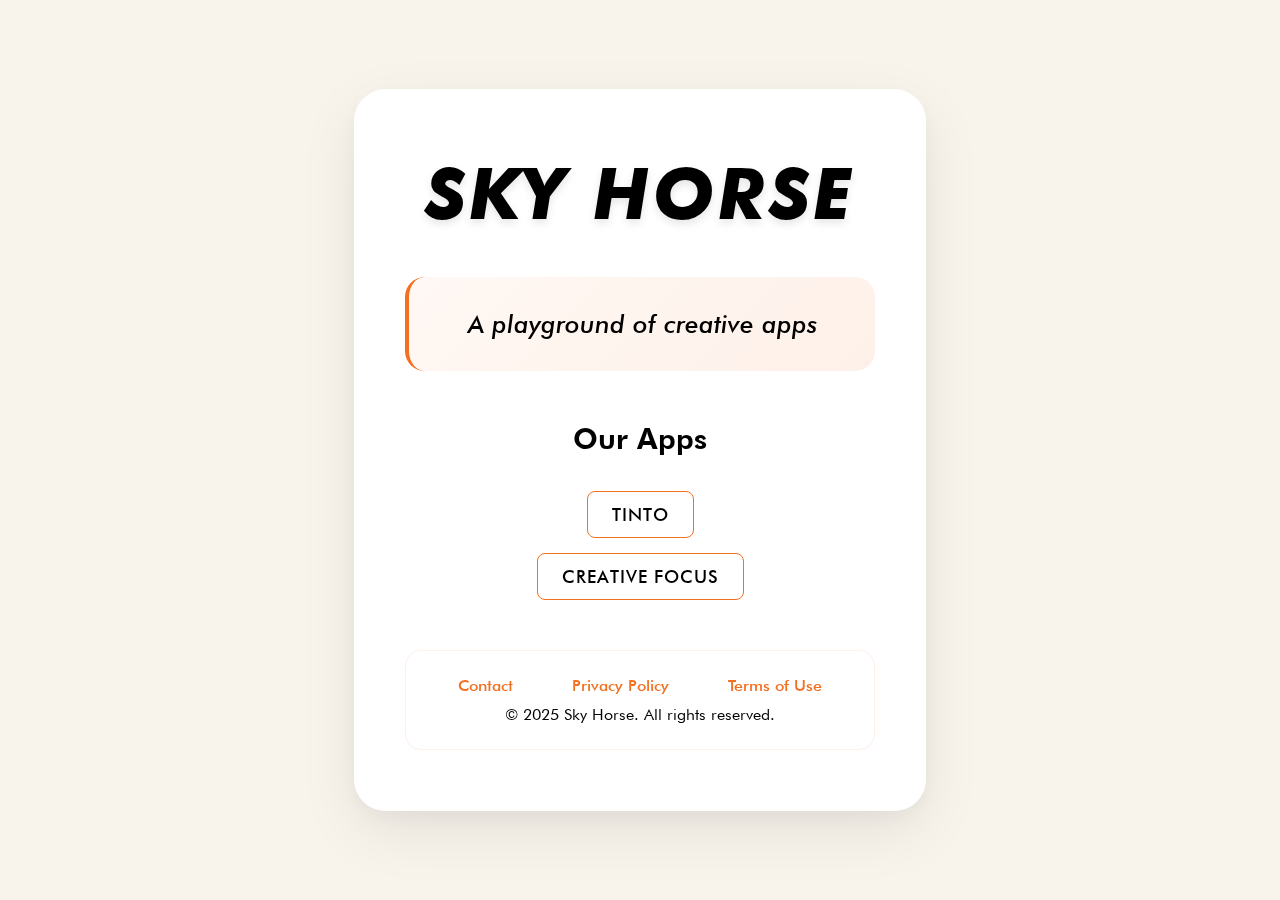
<file: index.html>
<!DOCTYPE html>
<html lang="en">
<head>
    <meta charset="UTF-8">
    <meta name="viewport" content="width=device-width, initial-scale=1.0">
    <title>Sky Horse</title>
    <link rel="preconnect" href="https://fonts.googleapis.com">
    <link rel="preconnect" href="https://fonts.gstatic.com" crossorigin>
    <link rel="stylesheet" href="styles.css">
</head>
<body>
    <div class="container">
        <div class="logo">SKY HORSE</div>
        <div class="intro">
            A playground of creative apps
        </div>
        <div class="apps">
            <h3 class="apps-title">Our Apps</h3>
            <a href="https://tinto.life" target="_blank" class="app-link">Tinto</a>
            <a href="creative-focus.html" class="app-link">Creative Focus</a>
        </div>
        <div class="footer">
            <div style="margin-bottom: 10px;">
                <a href="contact.html">Contact</a>
                <a href="https://gilded-answer-e05.notion.site/Privacy-Policy-2064cd34007880c6a7f4fd96decaca87?source=copy_link" target="_blank">Privacy Policy</a>
                <a href="https://gilded-answer-e05.notion.site/Terms-of-Use-2064cd34007880c1b6e9fb5ab753b667" target="_blank">Terms of Use</a>
            </div>
            © 2025 Sky Horse. All rights reserved.
        </div>
    </div>
</body>
</html>
</file>
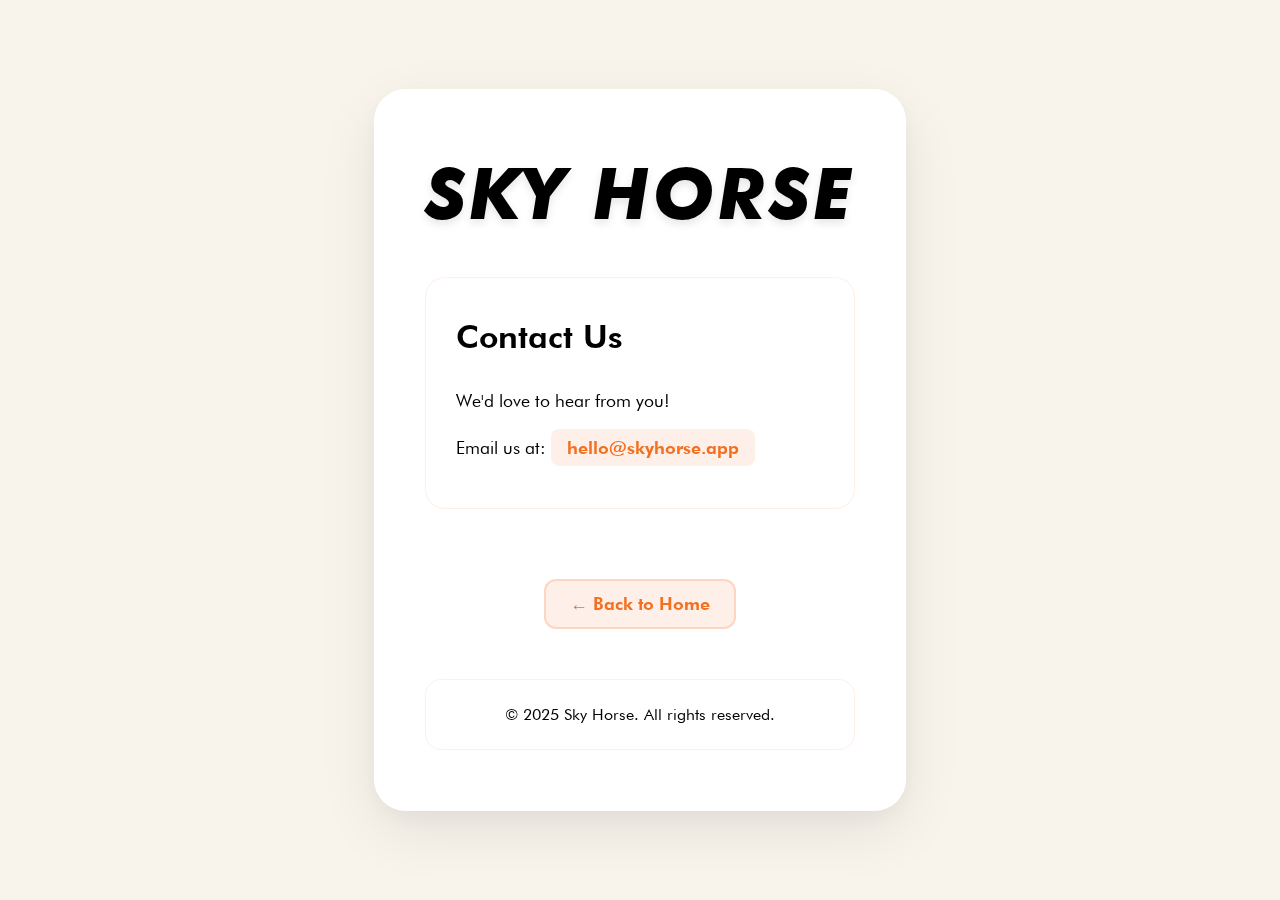
<file: contact.html>
<!DOCTYPE html>
<html lang="en">
<head>
    <meta charset="UTF-8">
    <meta name="viewport" content="width=device-width, initial-scale=1.0">
    <title>Contact Us - Sky Horse</title>
    <link rel="preconnect" href="https://fonts.googleapis.com">
    <link rel="preconnect" href="https://fonts.gstatic.com" crossorigin>
    <link rel="stylesheet" href="styles.css">
</head>
<body>
    <div class="container">
        <div class="logo">SKY HORSE</div>
        <div class="contact-info">
            <h2>Contact Us</h2>
            <p>We'd love to hear from you!</p>
            <p>Email us at: <a href="mailto:hello@skyhorse.app">hello@skyhorse.app</a></p>
        </div>
        <a href="index.html" class="back-link">← Back to Home</a>
        <div class="footer">
            © 2025 Sky Horse. All rights reserved.
        </div>
    </div>
</body>
</html>
</file>
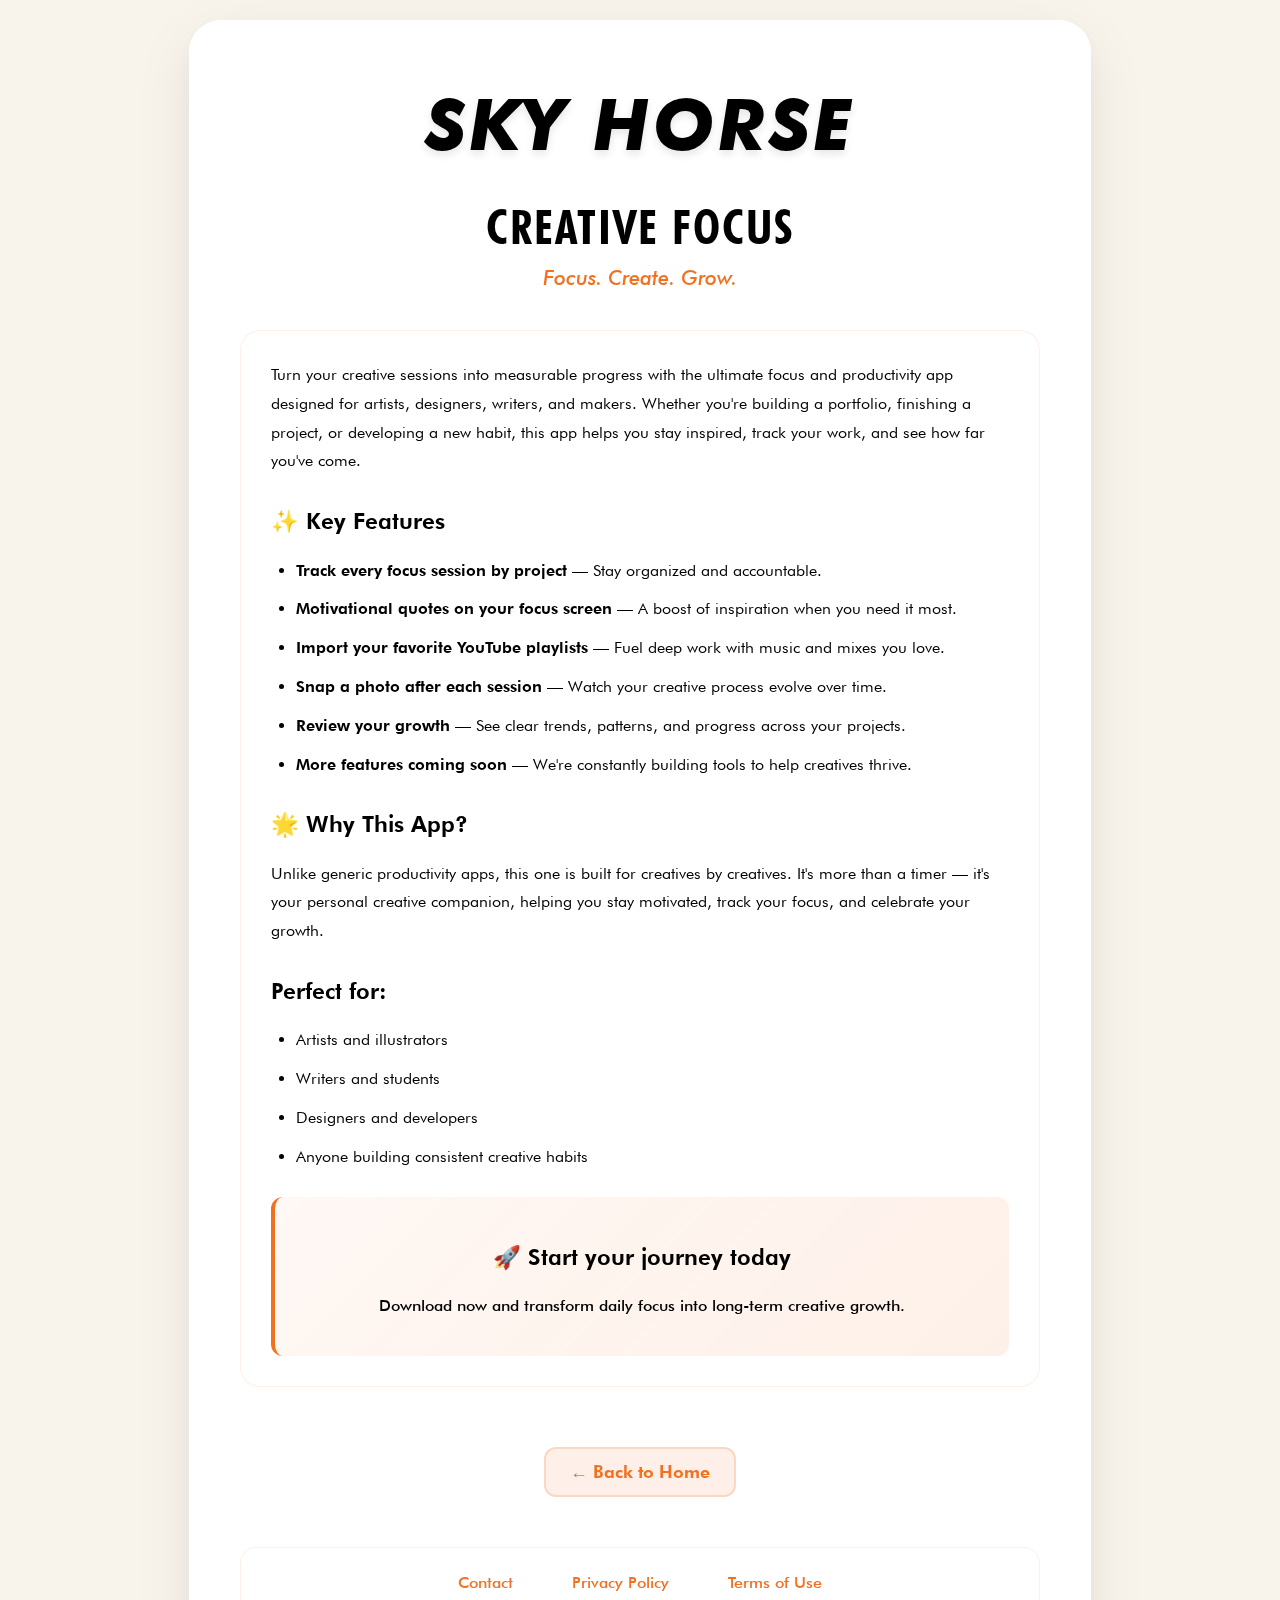
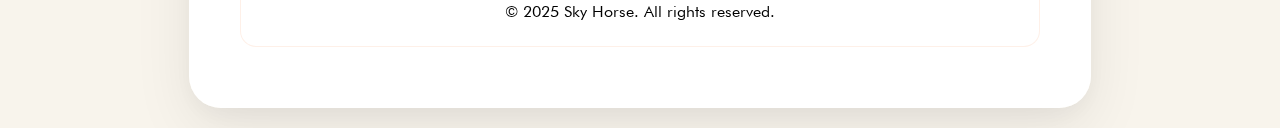
<file: creative-focus.html>
<!DOCTYPE html>
<html lang="en">
<head>
    <meta charset="UTF-8">
    <meta name="viewport" content="width=device-width, initial-scale=1.0">
    <title>Creative Focus - Sky Horse</title>
    <link rel="preconnect" href="https://fonts.googleapis.com">
    <link rel="preconnect" href="https://fonts.gstatic.com" crossorigin>
    <link rel="stylesheet" href="styles.css">
</head>
<body>
    <div class="container">
        <div class="logo">SKY HORSE</div>
        <div class="app-page">
            <h1 class="app-page-title">Creative Focus</h1>
            <p class="app-page-subtitle">Focus. Create. Grow.</p>
            
            <div class="app-description">
                <p>Turn your creative sessions into measurable progress with the ultimate focus and productivity app designed for artists, designers, writers, and makers. Whether you're building a portfolio, finishing a project, or developing a new habit, this app helps you stay inspired, track your work, and see how far you've come.</p>
                
                <h3>✨ Key Features</h3>
                <ul>
                    <li><strong>Track every focus session by project</strong> — Stay organized and accountable.</li>
                    <li><strong>Motivational quotes on your focus screen</strong> — A boost of inspiration when you need it most.</li>
                    <li><strong>Import your favorite YouTube playlists</strong> — Fuel deep work with music and mixes you love.</li>
                    <li><strong>Snap a photo after each session</strong> — Watch your creative process evolve over time.</li>
                    <li><strong>Review your growth</strong> — See clear trends, patterns, and progress across your projects.</li>
                    <li><strong>More features coming soon</strong> — We're constantly building tools to help creatives thrive.</li>
                </ul>
                
                <h3>🌟 Why This App?</h3>
                <p>Unlike generic productivity apps, this one is built for creatives by creatives. It's more than a timer — it's your personal creative companion, helping you stay motivated, track your focus, and celebrate your growth.</p>
                
                <h3>Perfect for:</h3>
                <ul>
                    <li>Artists and illustrators</li>
                    <li>Writers and students</li>
                    <li>Designers and developers</li>
                    <li>Anyone building consistent creative habits</li>
                </ul>
                
                <div class="app-status">
                    <h3>🚀 Start your journey today</h3>
                    <p>Download now and transform daily focus into long-term creative growth.</p>
                </div>
            </div>
            
            <a href="index.html" class="back-link">← Back to Home</a>
        </div>
        
        <div class="footer">
            <div style="margin-bottom: 10px;">
                <a href="contact.html">Contact</a>
                <a href="https://gilded-answer-e05.notion.site/Privacy-Policy-2064cd34007880c6a7f4fd96decaca87?source=copy_link" target="_blank">Privacy Policy</a>
                <a href="https://gilded-answer-e05.notion.site/Terms-of-Use-2064cd34007880c1b6e9fb5ab753b667" target="_blank">Terms of Use</a>
            </div>
            © 2025 Sky Horse. All rights reserved.
        </div>
    </div>
</body>
</html>
</file>
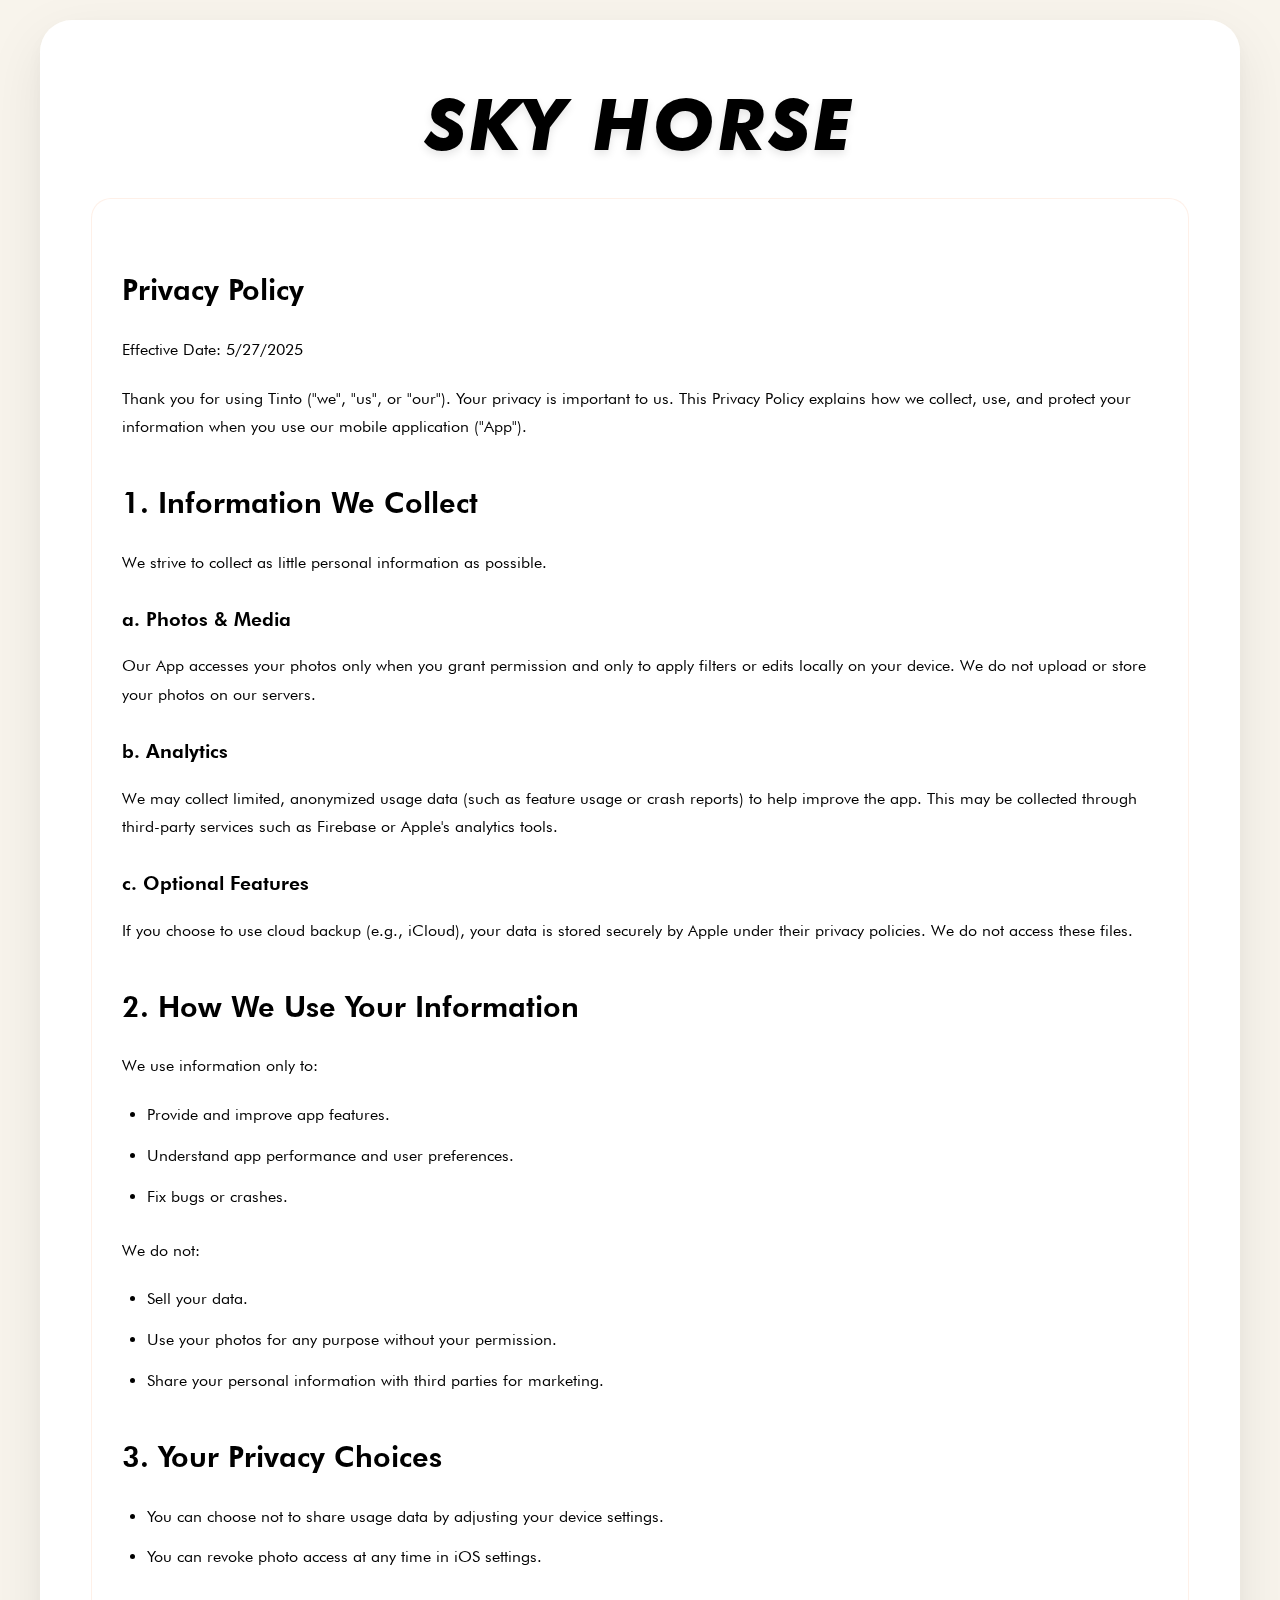
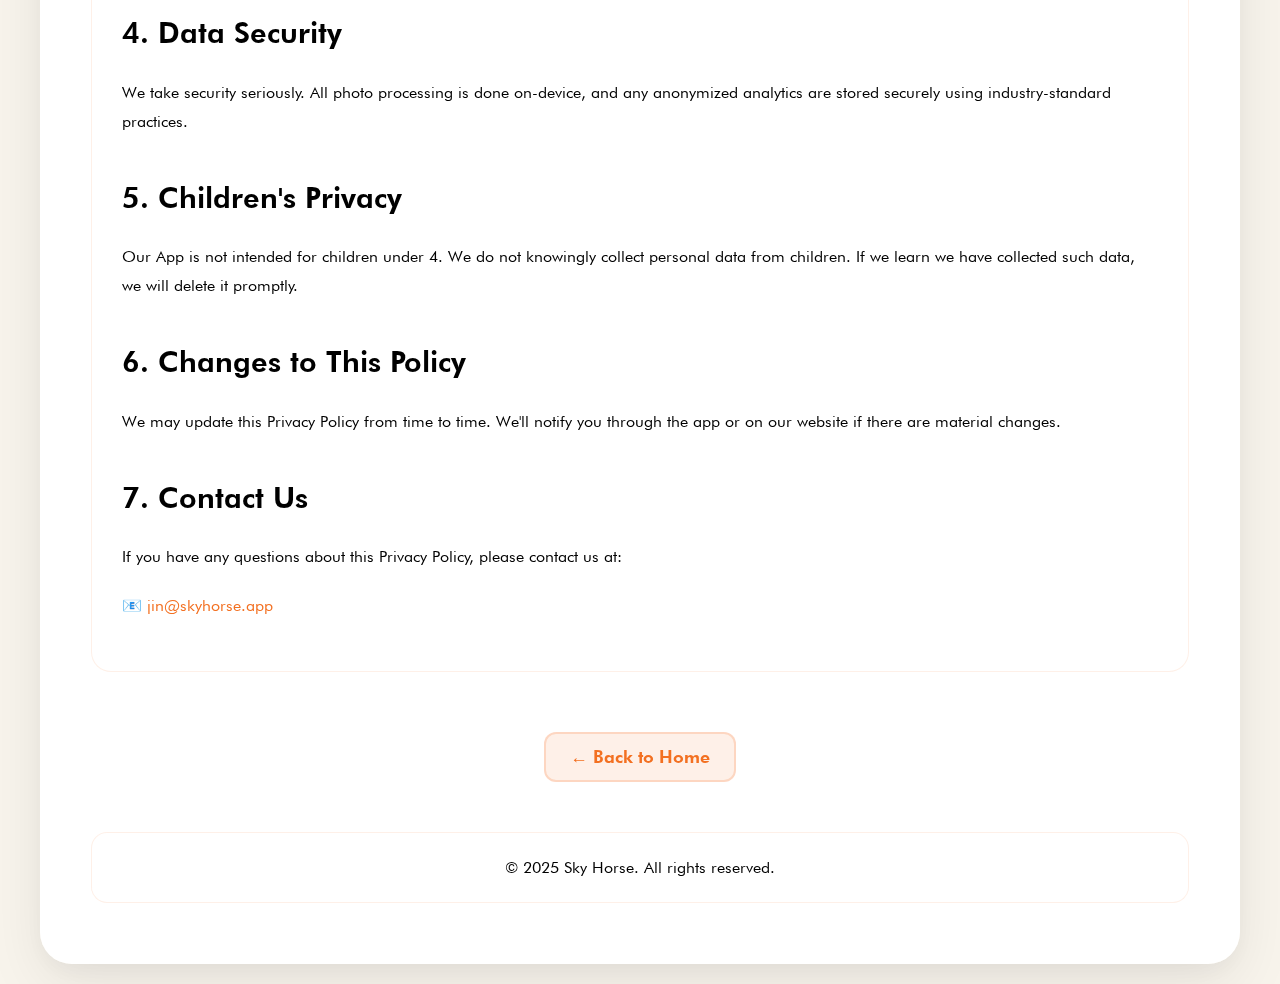
<file: privacy.html>
<!DOCTYPE html>
<html lang="en">
<head>
    <meta charset="UTF-8">
    <meta name="viewport" content="width=device-width, initial-scale=1.0">
    <title>Privacy Policy - Sky Horse</title>
    <link rel="preconnect" href="https://fonts.googleapis.com">
    <link rel="preconnect" href="https://fonts.gstatic.com" crossorigin>
    <link rel="stylesheet" href="styles.css">
</head>
<body>
    <div class="container">
        <div class="logo">SKY HORSE</div>
        <div class="privacy-content">
            <h2>Privacy Policy</h2>
            <p>Effective Date: 5/27/2025</p>

            <p>Thank you for using Tinto ("we", "us", or "our"). Your privacy is important to us. This Privacy Policy explains how we collect, use, and protect your information when you use our mobile application ("App").</p>

            <h2>1. Information We Collect</h2>
            <p>We strive to collect as little personal information as possible.</p>

            <h3>a. Photos & Media</h3>
            <p>Our App accesses your photos only when you grant permission and only to apply filters or edits locally on your device. We do not upload or store your photos on our servers.</p>

            <h3>b. Analytics</h3>
            <p>We may collect limited, anonymized usage data (such as feature usage or crash reports) to help improve the app. This may be collected through third-party services such as Firebase or Apple's analytics tools.</p>

            <h3>c. Optional Features</h3>
            <p>If you choose to use cloud backup (e.g., iCloud), your data is stored securely by Apple under their privacy policies. We do not access these files.</p>

            <h2>2. How We Use Your Information</h2>
            <p>We use information only to:</p>
            <ul>
                <li>Provide and improve app features.</li>
                <li>Understand app performance and user preferences.</li>
                <li>Fix bugs or crashes.</li>
            </ul>

            <p>We do not:</p>
            <ul>
                <li>Sell your data.</li>
                <li>Use your photos for any purpose without your permission.</li>
                <li>Share your personal information with third parties for marketing.</li>
            </ul>

            <h2>3. Your Privacy Choices</h2>
            <ul>
                <li>You can choose not to share usage data by adjusting your device settings.</li>
                <li>You can revoke photo access at any time in iOS settings.</li>
            </ul>

            <h2>4. Data Security</h2>
            <p>We take security seriously. All photo processing is done on-device, and any anonymized analytics are stored securely using industry-standard practices.</p>

            <h2>5. Children's Privacy</h2>
            <p>Our App is not intended for children under 4. We do not knowingly collect personal data from children. If we learn we have collected such data, we will delete it promptly.</p>

            <h2>6. Changes to This Policy</h2>
            <p>We may update this Privacy Policy from time to time. We'll notify you through the app or on our website if there are material changes.</p>

            <h2>7. Contact Us</h2>
            <p>If you have any questions about this Privacy Policy, please contact us at:</p>
            <p>📧 <a href="mailto:jin@skyhorse.app">jin@skyhorse.app</a></p>
        </div>
        <a href="index.html" class="back-link">← Back to Home</a>
        <div class="footer">
            © 2025 Sky Horse. All rights reserved.
        </div>
    </div>
</body>
</html>
</file>
<file: styles.css>
/* Futura Font Face Declarations */
@font-face {
    font-family: 'Futura';
    src: url('fonts/Futura Light font.ttf') format('truetype');
    font-weight: 300;
    font-style: normal;
}

@font-face {
    font-family: 'Futura';
    src: url('fonts/Futura Light Italic font.ttf') format('truetype');
    font-weight: 300;
    font-style: italic;
}

@font-face {
    font-family: 'Futura';
    src: url('fonts/Futura Book font.ttf') format('truetype');
    font-weight: 400;
    font-style: normal;
}

@font-face {
    font-family: 'Futura';
    src: url('fonts/Futura Book Italic font.ttf') format('truetype');
    font-weight: 400;
    font-style: italic;
}

@font-face {
    font-family: 'Futura';
    src: url('fonts/futura medium bt.ttf') format('truetype');
    font-weight: 500;
    font-style: normal;
}

@font-face {
    font-family: 'Futura';
    src: url('fonts/Futura Medium Italic font.ttf') format('truetype');
    font-weight: 500;
    font-style: italic;
}

@font-face {
    font-family: 'Futura';
    src: url('fonts/Futura Heavy font.ttf') format('truetype');
    font-weight: 700;
    font-style: normal;
}

@font-face {
    font-family: 'Futura';
    src: url('fonts/Futura Heavy Italic font.ttf') format('truetype');
    font-weight: 700;
    font-style: italic;
}

@font-face {
    font-family: 'Futura';
    src: url('fonts/Futura Bold font.ttf') format('truetype');
    font-weight: 800;
    font-style: normal;
}

@font-face {
    font-family: 'Futura';
    src: url('fonts/Futura Bold Italic font.ttf') format('truetype');
    font-weight: 800;
    font-style: italic;
}

@font-face {
    font-family: 'Futura';
    src: url('fonts/Futura Extra Black font.ttf') format('truetype');
    font-weight: 900;
    font-style: normal;
}

/* Fallback web fonts */
@import url('https://fonts.googleapis.com/css2?family=Inter:wght@300;400;500;600;700;800;900&display=swap');
@import url('https://fonts.googleapis.com/css2?family=Montserrat:wght@300;400;500;600;700;800;900&display=swap');
@import url('https://fonts.googleapis.com/css2?family=Poppins:wght@300;400;500;600;700;800;900&display=swap');
@import url('https://fonts.googleapis.com/css2?family=Work+Sans:wght@300;400;500;600;700;800;900&display=swap');

/* Base Styles */
* {
    margin: 0;
    padding: 0;
    box-sizing: border-box;
    font-family: 'Futura', 'Work Sans', 'Montserrat', 'Poppins', 'Inter', 'Trebuchet MS', Arial, sans-serif;
}

body {
    background: #F8F4EC;
    min-height: 100vh;
    display: flex;
    flex-direction: column;
    align-items: center;
    justify-content: center;
    padding: 20px;
    font-weight: 400;
}

.container {
    max-width: 1200px;
    text-align: center;
    padding: 60px 50px;
    background: rgba(255, 255, 255, 0.98);
    border-radius: 32px;
    box-shadow: 0 20px 60px rgba(0, 0, 0, 0.08), 0 8px 25px rgba(0, 0, 0, 0.04);
    backdrop-filter: blur(10px);
    border: 1px solid rgba(255, 255, 255, 0.2);
}

/* Logo */
.logo {
    font-size: 4.5rem;
    font-weight: 800;
    color: #000000;
    margin-bottom: 30px;
    letter-spacing: 3px;
    text-shadow: 0 4px 8px rgba(0, 0, 0, 0.1);
    font-family: 'Futura', 'Work Sans', 'Montserrat', Arial, sans-serif;
    text-transform: uppercase;
    font-style: italic;
}

/* Intro */
.intro {
    font-size: 1.6rem;
    font-weight: 500;
    color: #000000;
    line-height: 1.7;
    margin: 40px auto;
    font-style: italic;
    max-width: 800px;
    padding: 25px;
    background: linear-gradient(135deg, rgba(243, 112, 33, 0.05) 0%, rgba(243, 112, 33, 0.1) 100%);
    border-radius: 20px;
    border-left: 4px solid #F37021;
    font-family: 'Futura', 'Poppins', Arial, sans-serif;
}

/* Apps Section */
.apps {
    margin: 50px 0;
    text-align: center;
    display: flex;
    flex-direction: column;
    gap: 15px;
    align-items: center;
}

.apps-title {
    font-size: 1.8rem;
    font-weight: 700;
    color: #000000;
    margin-bottom: 20px;
    font-family: 'Futura', 'Inter', Arial, sans-serif;
}

.app-link {
    display: inline-block;
    padding: 12px 24px;
    background: transparent;
    color: #000000;
    text-decoration: none;
    border-radius: 8px;
    border: 1px solid #F37021;
    transition: all 0.3s ease;
    font-family: 'Futura', 'Inter', Arial, sans-serif;
    font-weight: 500;
    font-size: 1.1rem;
    text-transform: uppercase;
    letter-spacing: 1px;
}

.app-link:hover {
    background: #F37021;
    color: #000000;
}

/* App Page Styles */
.app-page {
    max-width: 800px;
    margin: 0 auto;
    text-align: center;
}

.app-page-title {
    font-size: 3rem;
    font-weight: 800;
    color: #000000;
    margin: 30px 0 10px 0;
    font-family: 'Futura', 'Inter', Arial, sans-serif;
    text-transform: uppercase;
    letter-spacing: 2px;
}

.app-page-subtitle {
    font-size: 1.3rem;
    color: #F37021;
    margin-bottom: 40px;
    font-weight: 500;
    font-style: italic;
    font-family: 'Futura', 'Inter', Arial, sans-serif;
}

/* Content Cards */
.app-description,
.about,
.contact-info,
.privacy-content {
    text-align: left;
    background: rgba(255, 255, 255, 0.6);
    padding: 30px;
    border-radius: 20px;
    border: 1px solid rgba(243, 112, 33, 0.1);
    margin: 30px 0;
    font-family: 'Futura', 'Inter', Arial, sans-serif;
    line-height: 1.8;
    color: #000000;
    font-size: 1rem;
    font-weight: 400;
}

.app-description {
    margin: 30px auto;
}

.about {
    max-width: 700px;
    margin: 35px auto;
    font-size: 1.1rem;
}

.contact-info {
    margin: 40px 0;
    font-size: 1.1rem;
}

.privacy-content {
    margin: 30px 0;
}

/* Headings */
h2, h3 {
    color: #000000;
    font-family: 'Futura', 'Inter', Arial, sans-serif;
}

.contact-info h2 {
    font-size: 2rem;
    font-weight: 700;
    margin-bottom: 20px;
}

.app-description h3,
.privacy-content h2 {
    font-size: 1.4rem;
    font-weight: 700;
    margin: 25px 0 15px 0;
}

.privacy-content h2 {
    font-size: 1.8rem;
    margin: 35px 0 20px 0;
}

.privacy-content h3 {
    font-size: 1.2rem;
    font-weight: 600;
    margin: 25px 0 15px 0;
}

/* Lists */
ul {
    margin: 15px 0 25px 25px;
    list-style-type: disc;
}

li {
    margin-bottom: 10px;
    color: #000000;
    font-weight: 400;
}

.privacy-content li {
    margin-bottom: 12px;
}

/* Paragraphs */
p {
    margin-bottom: 15px;
    font-weight: 400;
}

.privacy-content p {
    margin-bottom: 20px;
}

/* Links */
a {
    color: #F37021;
    text-decoration: none;
    transition: all 0.3s ease;
}

.contact-info a {
    font-weight: 600;
    padding: 8px 16px;
    border-radius: 8px;
    background: rgba(243, 112, 33, 0.1);
}

.contact-info a:hover {
    color: #000000;
    background: rgba(243, 112, 33, 0.2);
    transform: translateY(-2px);
}

.footer a {
    margin: 0 15px;
    font-weight: 500;
    padding: 6px 12px;
    border-radius: 8px;
}

.footer a:hover {
    color: #000000;
    background: rgba(243, 112, 33, 0.1);
    transform: translateY(-1px);
}

/* Back Link */
.back-link {
    display: inline-block;
    margin-top: 30px;
    font-weight: 600;
    font-size: 1.1rem;
    padding: 12px 24px;
    border-radius: 12px;
    background: rgba(243, 112, 33, 0.1);
    border: 2px solid rgba(243, 112, 33, 0.2);
}

.back-link:hover {
    color: #000000;
    background: rgba(243, 112, 33, 0.2);
    border-color: rgba(243, 112, 33, 0.4);
    transform: translateY(-2px);
    box-shadow: 0 8px 20px rgba(243, 112, 33, 0.2);
}

/* App Status */
.app-status {
    background: linear-gradient(135deg, rgba(243, 112, 33, 0.05) 0%, rgba(243, 112, 33, 0.1) 100%);
    padding: 15px;
    border-radius: 12px;
    border-left: 4px solid #F37021;
    margin-top: 20px;
    text-align: center;
}

.app-status p {
    margin-bottom: 20px;
    font-weight: 500;
}

/* Footer */
.footer {
    margin-top: 50px;
    color: #000000;
    font-size: 1rem;
    font-weight: 400;
    padding: 25px;
    background: rgba(255, 255, 255, 0.4);
    border-radius: 16px;
    border: 1px solid rgba(243, 112, 33, 0.1);
}

/* Mobile Responsive */
@media (max-width: 768px) {
    .container {
        padding: 40px 30px;
        margin: 10px;
    }
    
    .logo {
        font-size: 3.5rem;
        letter-spacing: 2px;
    }
    
    .intro {
        font-size: 1.3rem;
        padding: 20px;
        margin: 30px 0;
    }
    
    .apps {
        margin: 40px 0;
        gap: 8px;
    }
    
    .apps-title {
        font-size: 1rem;
        margin-bottom: 0;
    }
    
    .app-link {
        font-size: 1rem;
    }
    
    .app-page-title {
        font-size: 2.5rem;
        letter-spacing: 1px;
    }
    
    .app-page-subtitle {
        font-size: 1.1rem;
    }
    
    .app-description,
    .about,
    .contact-info,
    .privacy-content {
        padding: 20px;
        font-size: 1rem;
    }
    
    .app-description h3 {
        font-size: 1.2rem;
    }
    
    .contact-info h2 {
        font-size: 1.6rem;
    }
    
    .privacy-content h2 {
        font-size: 1.5rem;
    }
    
    .footer {
        padding: 20px;
        font-size: 0.9rem;
    }
    
    .footer a {
        margin: 0 8px;
        padding: 4px 8px;
    }
}
</file>
